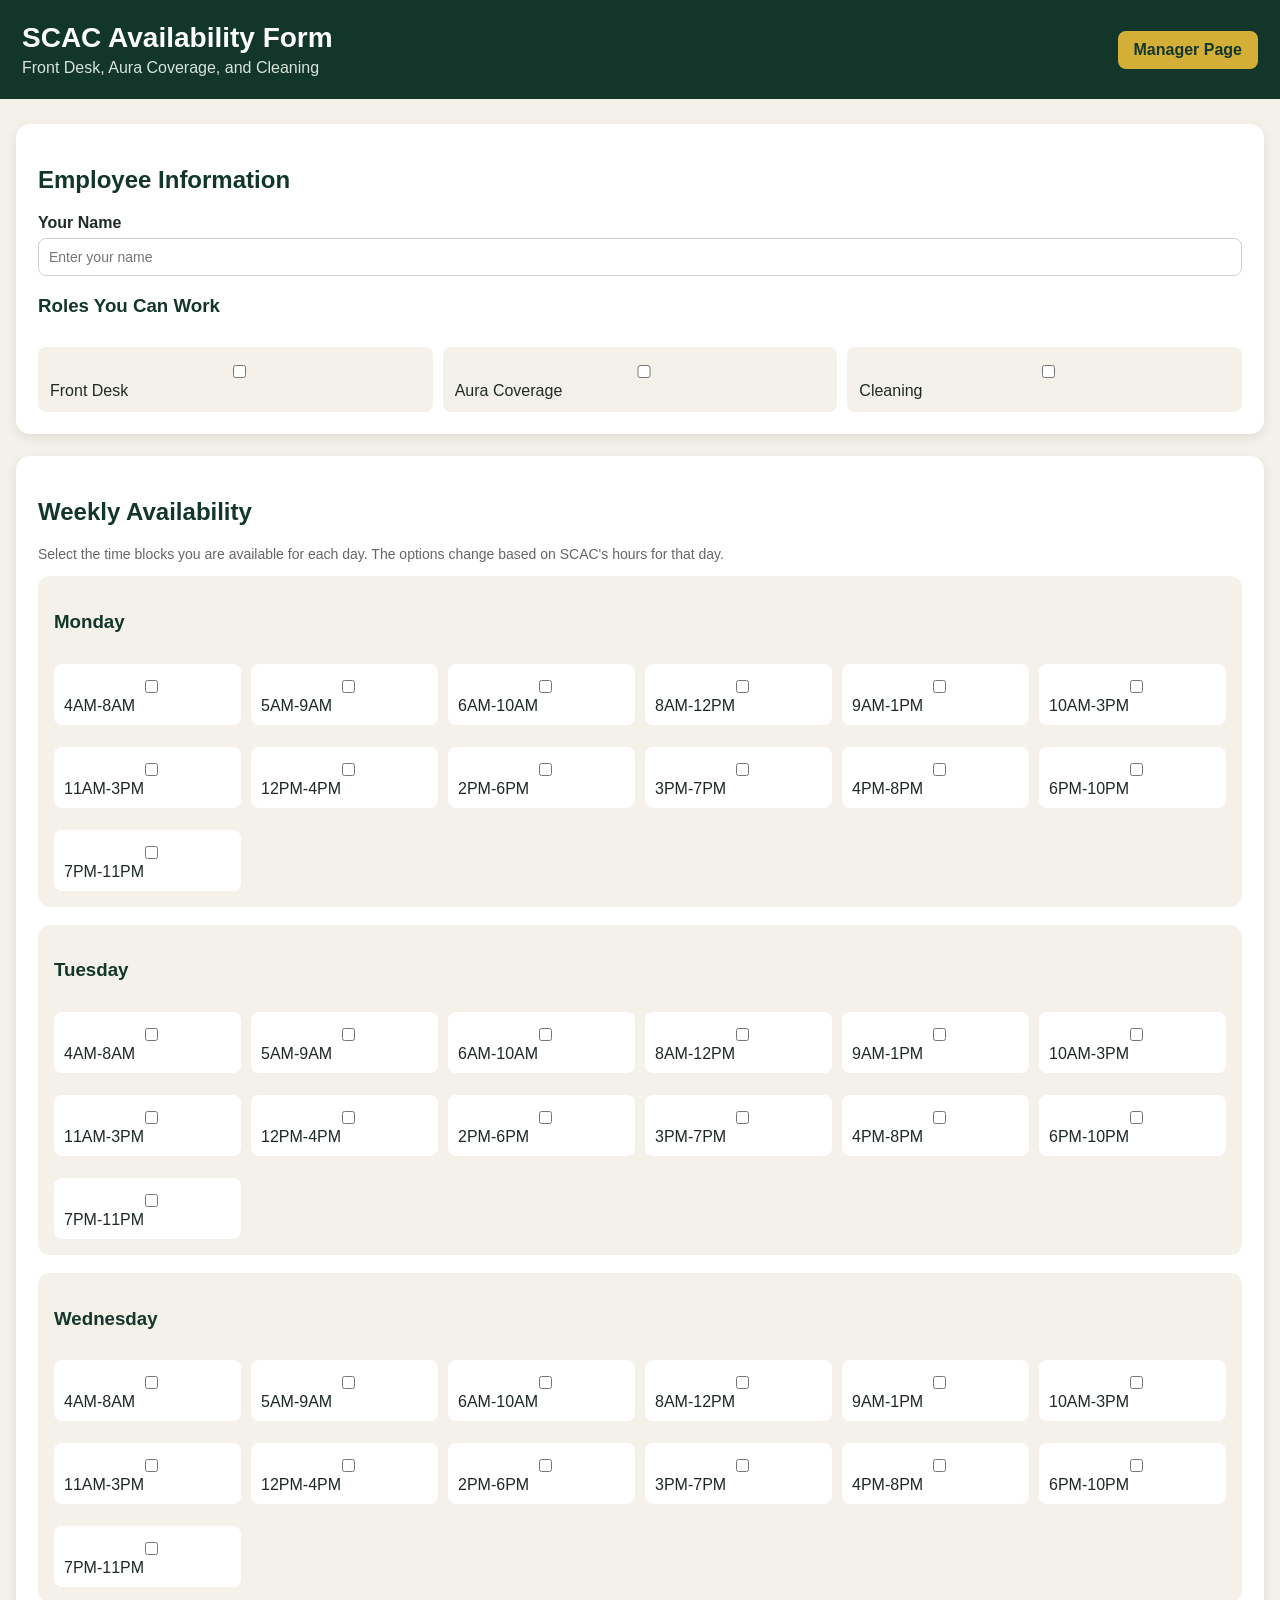
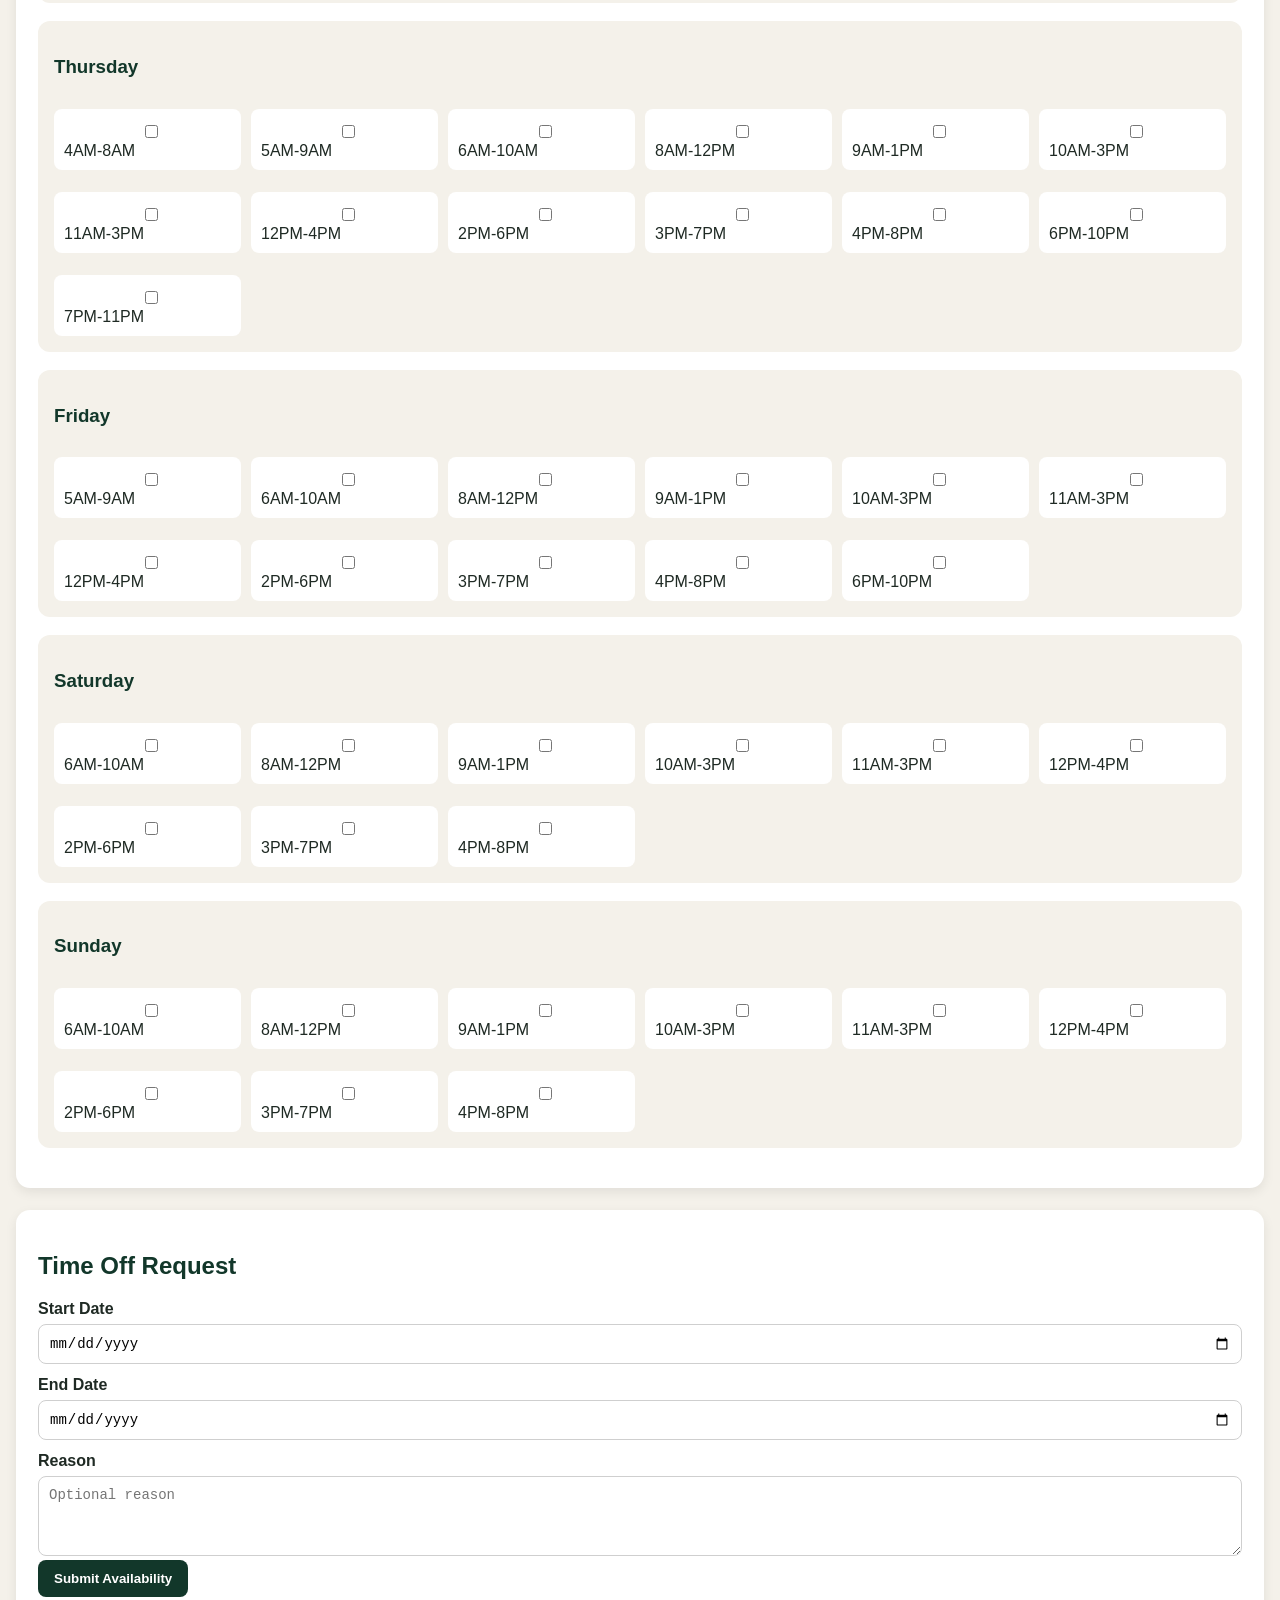
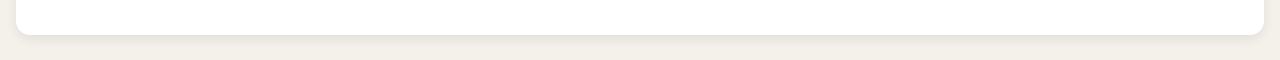
<file: index.html>
<!DOCTYPE html>
<html lang="en">
<head>
  <meta charset="UTF-8" />
  <meta name="viewport" content="width=device-width, initial-scale=1.0" />
  <title>SCAC Employee Availability</title>
  <link rel="stylesheet" href="style.css" />
</head>

<body>
  <header class="site-header">
    <div>
      <h1>SCAC Availability Form</h1>
      <p>Front Desk, Aura Coverage, and Cleaning</p>
    </div>

    <a href="manager.html" class="header-link">Manager Page</a>
  </header>

  <main class="page-wrapper">
    <section class="card">
      <h2>Employee Information</h2>

      <label for="employeeName">Your Name</label>
      <input 
        type="text" 
        id="employeeName" 
        placeholder="Enter your name"
      />

      <h3>Roles You Can Work</h3>

      <div class="role-options">
        <label>
          <input type="checkbox" class="role" value="Front Desk" />
          Front Desk
        </label>

        <label>
          <input type="checkbox" class="role" value="Aura" />
          Aura Coverage
        </label>

        <label>
          <input type="checkbox" class="role" value="Cleaning" />
          Cleaning
        </label>
      </div>
    </section>

    <section class="card">
      <h2>Weekly Availability</h2>
      <p class="helper-text">
        Select the time blocks you are available for each day.
        The options change based on SCAC's hours for that day.
      </p>

      <div id="availabilityArea"></div>
    </section>

    <section class="card">
      <h2>Time Off Request</h2>

      <label for="timeOffStart">Start Date</label>
      <input type="date" id="timeOffStart" />

      <label for="timeOffEnd">End Date</label>
      <input type="date" id="timeOffEnd" />

      <label for="timeOffReason">Reason</label>
      <textarea 
        id="timeOffReason" 
        placeholder="Optional reason"
      ></textarea>

      <button id="submitBtn">Submit Availability</button>

      <p id="message"></p>
    </section>
  </main>

  <script src="script.js"></script>
</body>
</html>
</file>
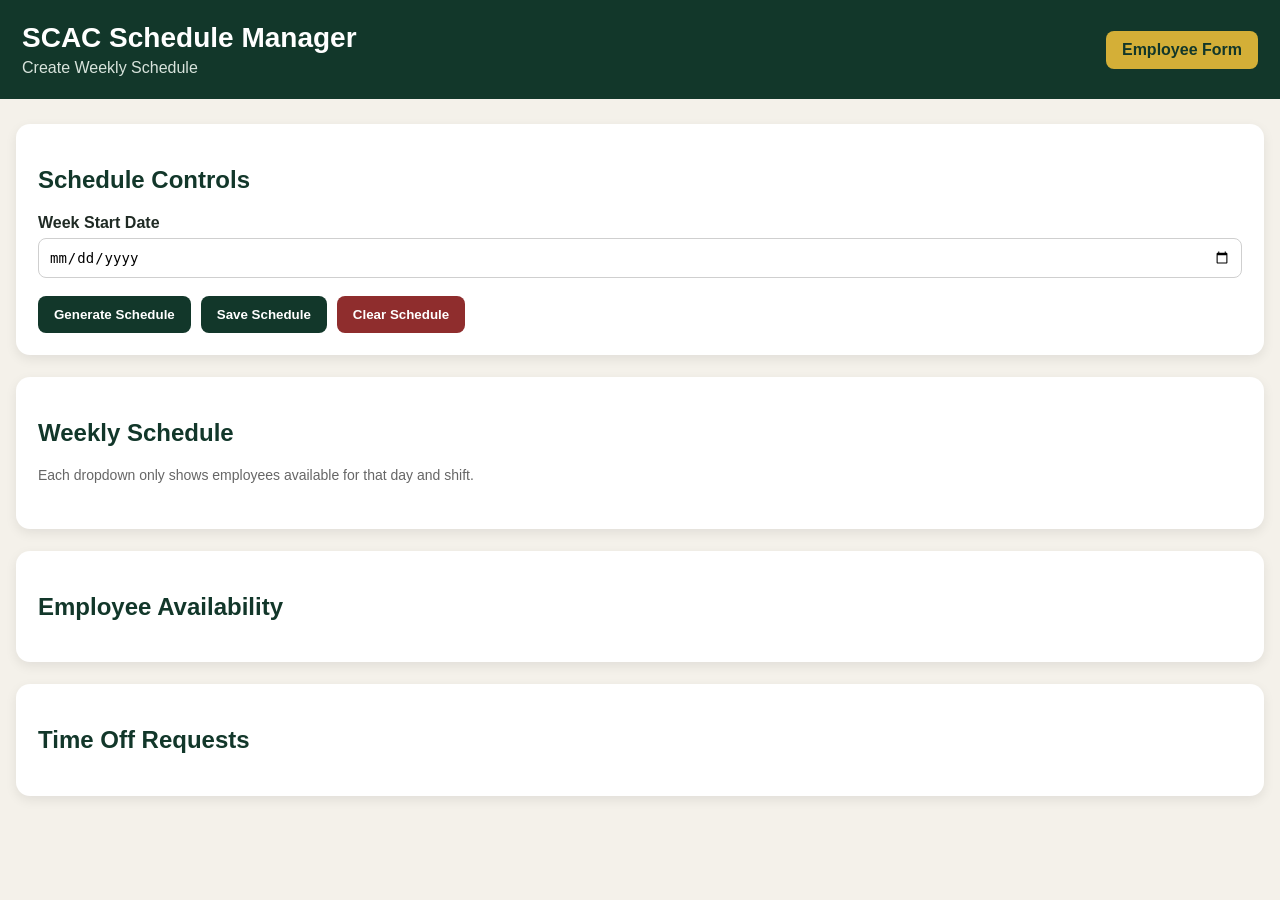
<file: manager.html>
<!DOCTYPE html>
<html lang="en">
<head>
  <meta charset="UTF-8">
  <meta name="viewport" content="width=device-width, initial-scale=1.0">
  <title>SCAC Manager Schedule</title>

  <link rel="stylesheet" href="style.css">
</head>

<body>

<header class="site-header">
  <div>
    <h1>SCAC Schedule Manager</h1>
    <p>Create Weekly Schedule</p>
  </div>

  <a href="index.html" class="header-link">
    Employee Form
  </a>
</header>

<main class="page-wrapper">

  <section class="card">

    <h2>Schedule Controls</h2>

    <label for="weekStart">
      Week Start Date
    </label>

    <input
      type="date"
      id="weekStart"
    >

    <div class="button-row">

      <button id="generateBtn">
        Generate Schedule
      </button>

      <button id="saveBtn">
        Save Schedule
      </button>

      <button id="clearBtn" class="danger-btn">
        Clear Schedule
      </button>

    </div>

  </section>

  <section class="card">

    <h2>Weekly Schedule</h2>

    <p class="helper-text">
      Each dropdown only shows employees available for that day and shift.
    </p>

    <div id="scheduleCalendar"></div>

  </section>

  <section class="card">

    <h2>Employee Availability</h2>

    <div id="employeeList"></div>

  </section>

  <section class="card">

    <h2>Time Off Requests</h2>

    <div id="timeOffList"></div>

  </section>

</main>

<script src="manager.js"></script>

</body>
</html>
</file>
<file: style.css>
* {
  box-sizing: border-box;
}

body {
  margin: 0;
  font-family: Arial, sans-serif;
  background: #f4f1ea;
  color: #1f2a24;
}

.site-header {
  background: #12372a;
  color: white;
  padding: 22px;
  display: flex;
  justify-content: space-between;
  align-items: center;
}

.site-header h1 {
  margin: 0;
  font-size: 28px;
}

.site-header p {
  margin: 5px 0 0;
  color: #d8e3dc;
}

.header-link {
  background: #d4af37;
  color: #12372a;
  padding: 10px 16px;
  border-radius: 8px;
  text-decoration: none;
  font-weight: bold;
}

.page-wrapper {
  max-width: 1400px;
  margin: 25px auto;
  padding: 0 16px;
}

.card {
  background: white;
  border-radius: 14px;
  padding: 22px;
  margin-bottom: 22px;
  box-shadow: 0 4px 12px rgba(0, 0, 0, 0.08);
}

h2,
h3 {
  color: #12372a;
}

label {
  display: block;
  margin-top: 12px;
  font-weight: bold;
}

input,
textarea,
select {
  width: 100%;
  padding: 10px;
  margin-top: 6px;
  border: 1px solid #cfcfcf;
  border-radius: 8px;
  font-size: 14px;
}

textarea {
  min-height: 80px;
}

button {
  padding: 11px 16px;
  background: #12372a;
  color: white;
  border: none;
  border-radius: 8px;
  font-weight: bold;
  cursor: pointer;
}

button:hover {
  background: #0d2a20;
}

.danger-btn {
  background: #8f2d2d;
}

.danger-btn:hover {
  background: #702020;
}

.button-row {
  display: flex;
  gap: 10px;
  flex-wrap: wrap;
  margin-top: 18px;
}

.helper-text {
  color: #666;
  font-size: 14px;
}

/* Employee form */

.role-options {
  display: grid;
  grid-template-columns: repeat(auto-fit, minmax(180px, 1fr));
  gap: 10px;
}

.role-options label {
  background: #f4f1ea;
  padding: 12px;
  border-radius: 8px;
  font-weight: normal;
}

.day-box {
  background: #f4f1ea;
  border-radius: 12px;
  padding: 16px;
  margin-bottom: 18px;
}

.availability-grid {
  display: grid;
  grid-template-columns: repeat(auto-fit, minmax(160px, 1fr));
  gap: 10px;
}

.availability-grid label {
  background: white;
  padding: 10px;
  border-radius: 8px;
  font-weight: normal;
}

/* Manager calendar */

#scheduleCalendar {
  display: grid;
  grid-template-columns: repeat(7, minmax(190px, 1fr));
  gap: 12px;
  overflow-x: auto;
  padding-bottom: 10px;
}

.day-column {
  background: #f4f1ea;
  border-radius: 12px;
  padding: 10px;
  min-width: 190px;
}

.day-header {
  background: #12372a;
  color: white;
  border-radius: 10px;
  padding: 10px;
  text-align: center;
  margin-bottom: 12px;
}

.day-header h3 {
  margin: 0;
  color: white;
  font-size: 18px;
}

.day-header p {
  margin: 4px 0 0;
  font-size: 13px;
  color: #d8e3dc;
}

.shift-card {
  background: white;
  border-radius: 10px;
  padding: 10px;
  margin-bottom: 10px;
  border-left: 5px solid #d4af37;
}

.shift-card.front-desk {
  border-left-color: #12372a;
}

.shift-card.aura {
  border-left-color: #d4af37;
}

.shift-card.cleaning {
  border-left-color: #7b8f6a;
}

.shift-role {
  font-weight: bold;
  color: #12372a;
  margin: 0;
  font-size: 14px;
}

.shift-time {
  margin: 4px 0;
  font-size: 13px;
  color: #444;
}

.shift-position {
  margin: 4px 0 8px;
  font-size: 12px;
  color: #666;
}

.no-people {
  color: #9b2c2c;
  font-size: 13px;
  font-weight: bold;
}

.good {
  color: #216b3a;
  font-weight: bold;
}

.bad {
  color: #9b2c2c;
  font-weight: bold;
}

.employee-card {
  background: #f4f1ea;
  border-radius: 10px;
  padding: 12px;
  margin-bottom: 10px;
}

.employee-card strong {
  color: #12372a;
}

#message {
  color: #12372a;
  font-weight: bold;
}

/* Saved schedule */

.saved-schedule {
  margin-top: 15px;
  background: #f4f1ea;
  padding: 12px;
  border-radius: 10px;
}

.saved-item {
  background: white;
  border-radius: 8px;
  padding: 8px;
  margin-bottom: 8px;
  font-size: 14px;
}

@media (max-width: 900px) {
  .site-header {
    flex-direction: column;
    gap: 12px;
    text-align: center;
  }

  #scheduleCalendar {
    grid-template-columns: repeat(7, 190px);
  }
}
</file>
